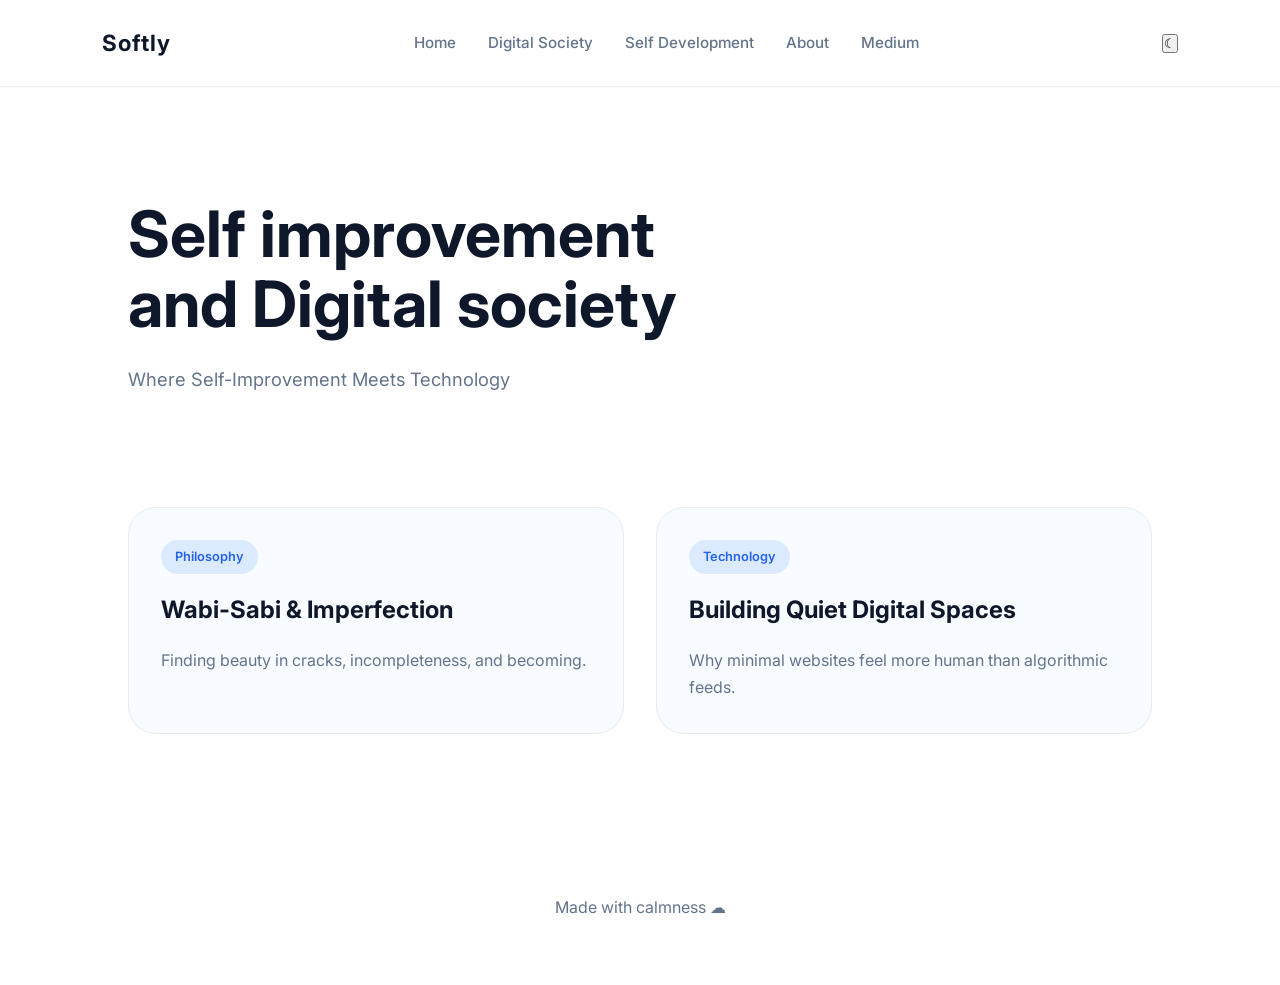
<file: index.html>
<!DOCTYPE html>
<html lang="en">
<head>
  <meta charset="UTF-8" />
  <meta name="viewport" content="width=device-width, initial-scale=1.0" />
  <title>Your Blog</title>

  <link rel="stylesheet" href="style.css" />
  <link rel="preconnect" href="https://fonts.googleapis.com">
  <link rel="preconnect" href="https://fonts.gstatic.com" crossorigin>
  <link href="https://fonts.googleapis.com/css2?family=Inter:wght@300;400;500;600&display=swap" rel="stylesheet">
</head>
<body>

 <nav>
  <h1 class="logo">Softly</h1>

  <div class="nav-links">
    <a href="index.html">Home</a>
    <a href="technology.html">Digital Society</a>
    <a href="philosophy.html">Self Development</a>
    <a href="about.html">About</a>
    <a href="https://medium.com/@yourusername" target="_blank">
      Medium
    </a>
  </div>

  <button id="themeToggle">☾</button>
</nav>
   
    <section class="hero">
      <h2>Self improvement and Digital society</h2>
      <p>Where Self-Improvement Meets Technology</p>
    </section>
  </header>

  <main class="articles-container">

    <a href="articles/article1.html" class="article-card">
      <span class="tag">Philosophy</span>
      <h3>Wabi-Sabi & Imperfection</h3>
      <p>Finding beauty in cracks, incompleteness, and becoming.</p>
    </a>

    <a href="articles/article2.html" class="article-card">
      <span class="tag">Technology</span>
      <h3>Building Quiet Digital Spaces</h3>
      <p>Why minimal websites feel more human than algorithmic feeds.</p>
    </a>

  </main>

  <footer>
    <p>Made with calmness ☁</p>
  </footer>

  <script src="script.js"></script>
</body>
</html>
</file>
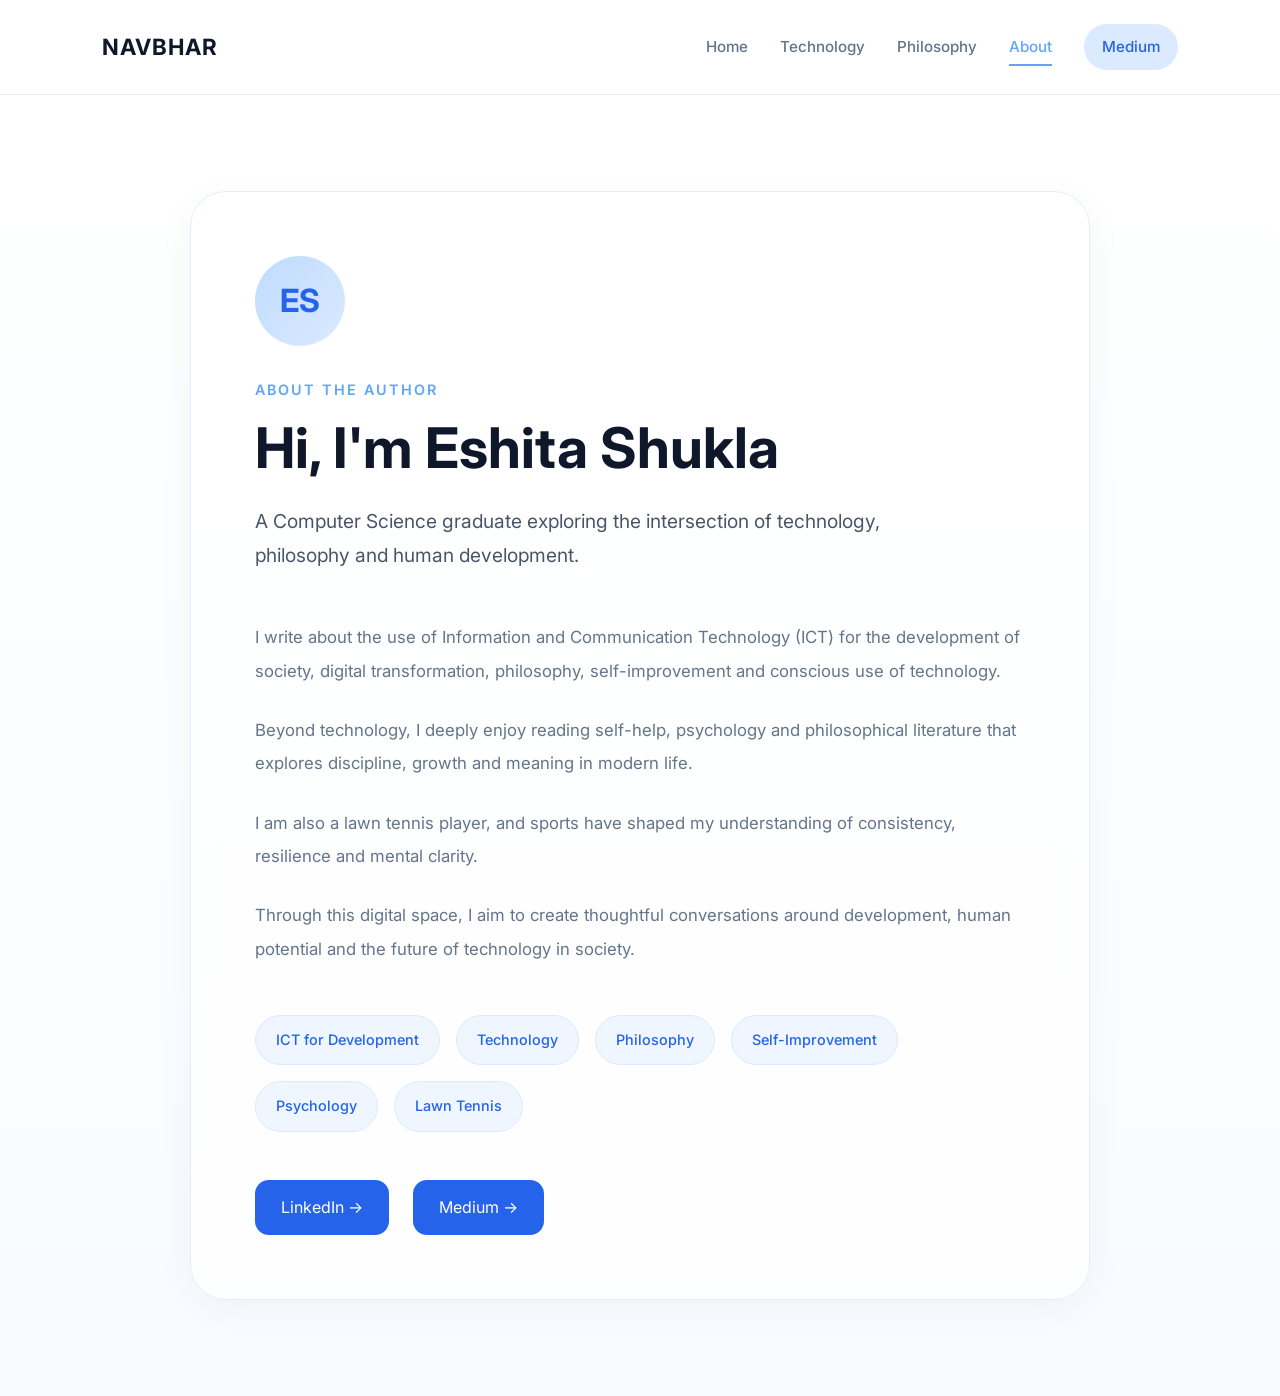
<file: about.html>
<!DOCTYPE html>
<html lang="en">
<head>
  <meta charset="UTF-8" />
  <meta name="viewport" content="width=device-width, initial-scale=1.0" />

  <title>About — Eshita Shukla</title>

  <link rel="stylesheet" href="style.css" />

  <link rel="preconnect" href="https://fonts.googleapis.com">
  <link rel="preconnect" href="https://fonts.gstatic.com" crossorigin>

  <link href="https://fonts.googleapis.com/css2?family=Inter:wght@300;400;500;600;700&display=swap" rel="stylesheet">
</head>

<body>

  <!-- NAVBAR -->

  <nav>

    <h1 class="logo">NAVBHAR</h1>

    <div class="nav-links">

      <a href="index.html">Home</a>

      <a href="technology.html">
        Technology
      </a>

      <a href="philosophy.html">
        Philosophy
      </a>

      <a href="about.html" class="active">
        About
      </a>

      <a href="https://medium.com/@yourusername"
         target="_blank"
         class="medium-link">

         Medium

      </a>

    </div>

  </nav>

  <!-- ABOUT SECTION -->

  <section class="about-page">

    <div class="about-card">

      <div class="profile-circle">
        ES
      </div>

      <p class="small-heading">
        About the Author
      </p>

      <h1>
        Hi, I'm Eshita Shukla
      </h1>

      <p class="intro-text">

        A Computer Science graduate exploring the intersection
        of technology, philosophy and human development.

      </p>

      <div class="about-content">

        <p>
          I write about the use of Information and Communication
          Technology (ICT) for the development of society,
          digital transformation, philosophy, self-improvement
          and conscious use of technology.
        </p>

        <p>
          Beyond technology, I deeply enjoy reading self-help,
          psychology and philosophical literature that explores
          discipline, growth and meaning in modern life.
        </p>

        <p>
          I am also a lawn tennis player, and sports have shaped
          my understanding of consistency, resilience and mental clarity.
        </p>

        <p>
          Through this digital space, I aim to create thoughtful
          conversations around development, human potential and
          the future of technology in society.
        </p>

      </div>

      <!-- INTEREST TAGS -->

      <div class="interest-container">

        <span>ICT for Development</span>
        <span>Technology</span>
        <span>Philosophy</span>
        <span>Self-Improvement</span>
        <span>Psychology</span>
        <span>Lawn Tennis</span>

      </div>

      <!-- SOCIAL LINKS -->

      <div class="social-links">

        <a href="https://linkedin.com/in/your-linkedin"
           target="_blank">

           LinkedIn →

        </a>

        <a href="https://medium.com/@yourusername"
           target="_blank">

           Medium →

        </a>

      </div>

    </div>

  </section>

</body>
</html>
</file>
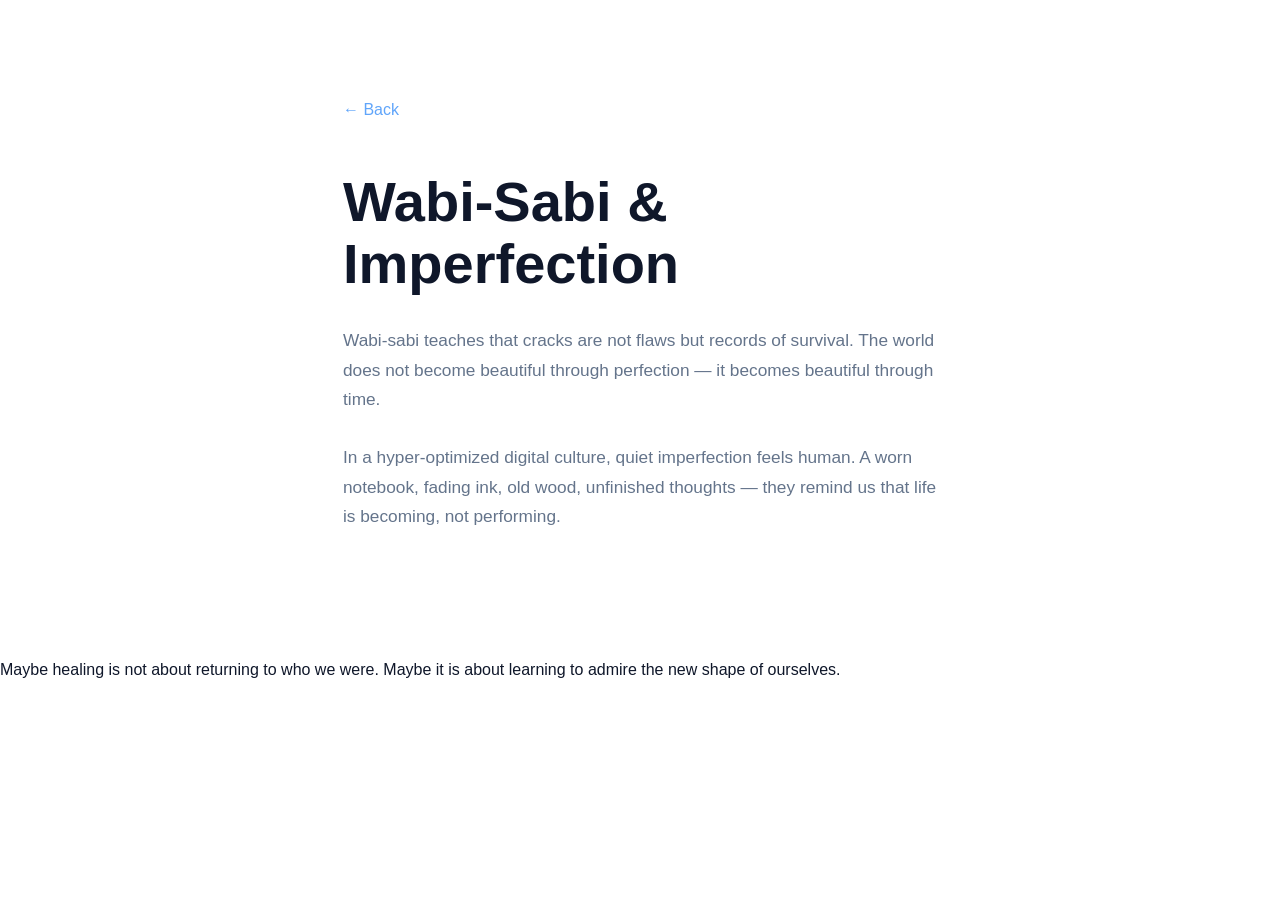
<file: articles/article1.html>
<!DOCTYPE html>
<html lang="en">
<head>
  <meta charset="UTF-8">
  <meta name="viewport" content="width=device-width, initial-scale=1.0">
  <title>Wabi-Sabi & Imperfection</title>

  <link rel="stylesheet" href="../style.css">
</head>
<body>

<section class="article-page">

  <a href="../index.html" class="back">← Back</a>

  <h1>Wabi-Sabi & Imperfection</h1>

  <p>
    Wabi-sabi teaches that cracks are not flaws but records of survival.
    The world does not become beautiful through perfection — it becomes beautiful through time.
  </p>

  <p>
    In a hyper-optimized digital culture, quiet imperfection feels human.
    A worn notebook, fading ink, old wood, unfinished thoughts — they remind us that life is becoming, not performing.
  </p>

  <p>
    </section>

</body>
</html>
    Maybe healing is not about returning to who we were.
    Maybe it is about learning to admire the new shape of ourselves.
  </p>
</file>
<file: style.css>
/* =========================
   GLOBAL STYLES
========================= */

* {
  margin: 0;
  padding: 0;
  box-sizing: border-box;
}

:root {

  --bg: #ffffff;
  --text: #0f172a;
  --secondary: #64748b;

  --card: #f8fbff;
  --accent: #60a5fa;

  --border: #e5ecf8;

  --blue-light: #dbeafe;
  --blue-soft: #eff6ff;
}

body {

  font-family: 'Inter', sans-serif;

  background: var(--bg);
  color: var(--text);

  line-height: 1.7;

  overflow-x: hidden;
}

/* =========================
   NAVBAR
========================= */

nav {

  width: 100%;

  display: flex;
  justify-content: space-between;
  align-items: center;

  padding: 1.5rem 8%;

  position: sticky;
  top: 0;

  background: rgba(255,255,255,0.75);

  backdrop-filter: blur(16px);

  border-bottom: 1px solid var(--border);

  z-index: 1000;
}

/* LOGO */

.logo {

  font-size: 1.4rem;
  font-weight: 700;

  letter-spacing: 1px;

  color: var(--text);
}

/* NAV LINKS */

.nav-links {

  display: flex;
  align-items: center;

  gap: 2rem;
}

.nav-links a {

  text-decoration: none;

  color: var(--secondary);

  font-size: 0.95rem;
  font-weight: 500;

  position: relative;

  transition: 0.3s ease;
}

/* Hover */

.nav-links a:hover {

  color: var(--accent);
}

/* Underline Animation */

.nav-links a::after {

  content: "";

  position: absolute;

  left: 0;
  bottom: -6px;

  width: 0%;
  height: 2px;

  background: var(--accent);

  transition: width 0.3s ease;
}

.nav-links a:hover::after {

  width: 100%;
}

/* ACTIVE PAGE */

.nav-links a.active {

  color: var(--accent);
}

.nav-links a.active::after {

  width: 100%;
}

/* MEDIUM BUTTON */

.medium-link {

  background: var(--blue-light);

  padding: 10px 18px;

  border-radius: 999px;

  color: #2563eb !important;
}

.medium-link:hover {

  background: #bfdbfe;

  transform: translateY(-2px);
}

/* MOBILE MENU */

.menu-btn {

  display: none;

  font-size: 1.5rem;

  cursor: pointer;
}

/* =========================
   HERO SECTION
========================= */

.hero {

  padding: 7rem 10% 5rem;

  max-width: 900px;
}

.hero h2 {

  font-size: 4rem;
  line-height: 1.1;

  margin-bottom: 1.5rem;

  color: var(--text);
}

.hero p {

  font-size: 1.15rem;

  color: var(--secondary);

  max-width: 700px;
}

/* =========================
   ARTICLES SECTION
========================= */

.articles-container {

  padding: 2rem 10% 6rem;

  display: grid;

  grid-template-columns:
    repeat(auto-fit, minmax(300px, 1fr));

  gap: 2rem;
}

/* ARTICLE CARD */

.article-card {

  background: var(--card);

  border: 1px solid var(--border);

  padding: 2rem;

  border-radius: 28px;

  text-decoration: none;

  color: var(--text);

  transition: all 0.3s ease;
}

.article-card:hover {

  transform: translateY(-6px);

  box-shadow:
    0 12px 30px rgba(0,0,0,0.05);
}

/* TAG */

.tag {

  display: inline-block;

  background: var(--blue-light);

  color: #2563eb;

  padding: 6px 14px;

  border-radius: 999px;

  font-size: 0.8rem;
  font-weight: 600;

  margin-bottom: 1rem;
}

/* CARD TITLE */

.article-card h3 {

  font-size: 1.5rem;

  margin-bottom: 1rem;
}

/* CARD TEXT */

.article-card p {

  color: var(--secondary);
}

/* =========================
   ARTICLE PAGE
========================= */

.article-page {

  max-width: 850px;

  margin: auto;

  padding: 6rem 10%;
}

.article-page h1 {

  font-size: 3.5rem;

  line-height: 1.1;

  margin-bottom: 2rem;
}

.article-page p {

  margin-bottom: 1.8rem;

  color: var(--secondary);

  font-size: 1.08rem;
}

/* BACK BUTTON */

.back {

  display: inline-block;

  margin-bottom: 3rem;

  text-decoration: none;

  color: var(--accent);

  font-weight: 500;
}

/* =========================
   ABOUT PAGE
========================= */

.about-page {

  min-height: 100vh;

  display: flex;
  justify-content: center;
  align-items: center;

  padding: 6rem 8%;

  background:
    linear-gradient(
      to bottom,
      #ffffff,
      #f8fbff
    );
}

/* ABOUT CARD */

.about-card {

  width: 100%;
  max-width: 900px;

  background:
    rgba(255,255,255,0.75);

  backdrop-filter: blur(16px);

  border:
    1px solid var(--border);

  border-radius: 36px;

  padding: 4rem;

  box-shadow:
    0 10px 40px rgba(0,0,0,0.04);
}

/* PROFILE CIRCLE */

.profile-circle {

  width: 90px;
  height: 90px;

  border-radius: 50%;

  background:
    linear-gradient(
      135deg,
      #bfdbfe,
      #dbeafe
    );

  display: flex;
  justify-content: center;
  align-items: center;

  color: #2563eb;

  font-size: 2rem;
  font-weight: 700;

  margin-bottom: 2rem;
}

/* SMALL HEADING */

.small-heading {

  color: var(--accent);

  text-transform: uppercase;

  letter-spacing: 2px;

  font-size: 0.9rem;
  font-weight: 600;

  margin-bottom: 1rem;
}

/* ABOUT TITLE */

.about-card h1 {

  font-size: 3.5rem;

  line-height: 1.1;

  margin-bottom: 1.5rem;
}

/* INTRO TEXT */

.intro-text {

  font-size: 1.2rem;

  color: #475569;

  line-height: 1.8;

  margin-bottom: 3rem;

  max-width: 700px;
}

/* ABOUT PARAGRAPHS */

.about-content p {

  font-size: 1.05rem;

  color: var(--secondary);

  line-height: 2;

  margin-bottom: 1.6rem;
}

/* =========================
   INTEREST TAGS
========================= */

.interest-container {

  display: flex;
  flex-wrap: wrap;

  gap: 1rem;

  margin-top: 3rem;
}

.interest-container span {

  padding: 12px 20px;

  border-radius: 999px;

  background: var(--blue-soft);

  border: 1px solid var(--blue-light);

  color: #2563eb;

  font-size: 0.9rem;
  font-weight: 500;
}

/* =========================
   SOCIAL LINKS
========================= */

.social-links {

  display: flex;

  gap: 1.5rem;

  margin-top: 3rem;
}

.social-links a {

  text-decoration: none;

  background: #2563eb;

  color: white;

  padding: 14px 26px;

  border-radius: 14px;

  transition: 0.3s ease;
}

.social-links a:hover {

  transform: translateY(-4px);

  box-shadow:
    0 10px 24px rgba(37,99,235,0.2);
}

/* =========================
   FOOTER
========================= */

footer {

  text-align: center;

  padding: 4rem;

  color: var(--secondary);
}

/* =========================
   RESPONSIVE DESIGN
========================= */

@media (max-width: 768px) {

  /* NAVBAR */

  nav {

    padding: 1.2rem 6%;
  }

  .menu-btn {

    display: block;
  }

  .nav-links {

    position: absolute;

    top: 80px;
    right: 6%;

    width: 220px;

    background: white;

    border:
      1px solid var(--border);

    border-radius: 24px;

    padding: 1.5rem;

    flex-direction: column;

    align-items: flex-start;

    display: none;

    box-shadow:
      0 10px 30px rgba(0,0,0,0.05);
  }

  .nav-links.show {

    display: flex;
  }

  /* HERO */

  .hero {

    padding-top: 5rem;
  }

  .hero h2 {

    font-size: 2.5rem;
  }

  /* ARTICLE PAGE */

  .article-page h1 {

    font-size: 2.4rem;
  }

  /* ABOUT */

  .about-card {

    padding: 2rem;
  }

  .about-card h1 {

    font-size: 2.3rem;
  }

  .intro-text {

    font-size: 1rem;
  }

  .social-links {

    flex-direction: column;
  }
}
</file>
